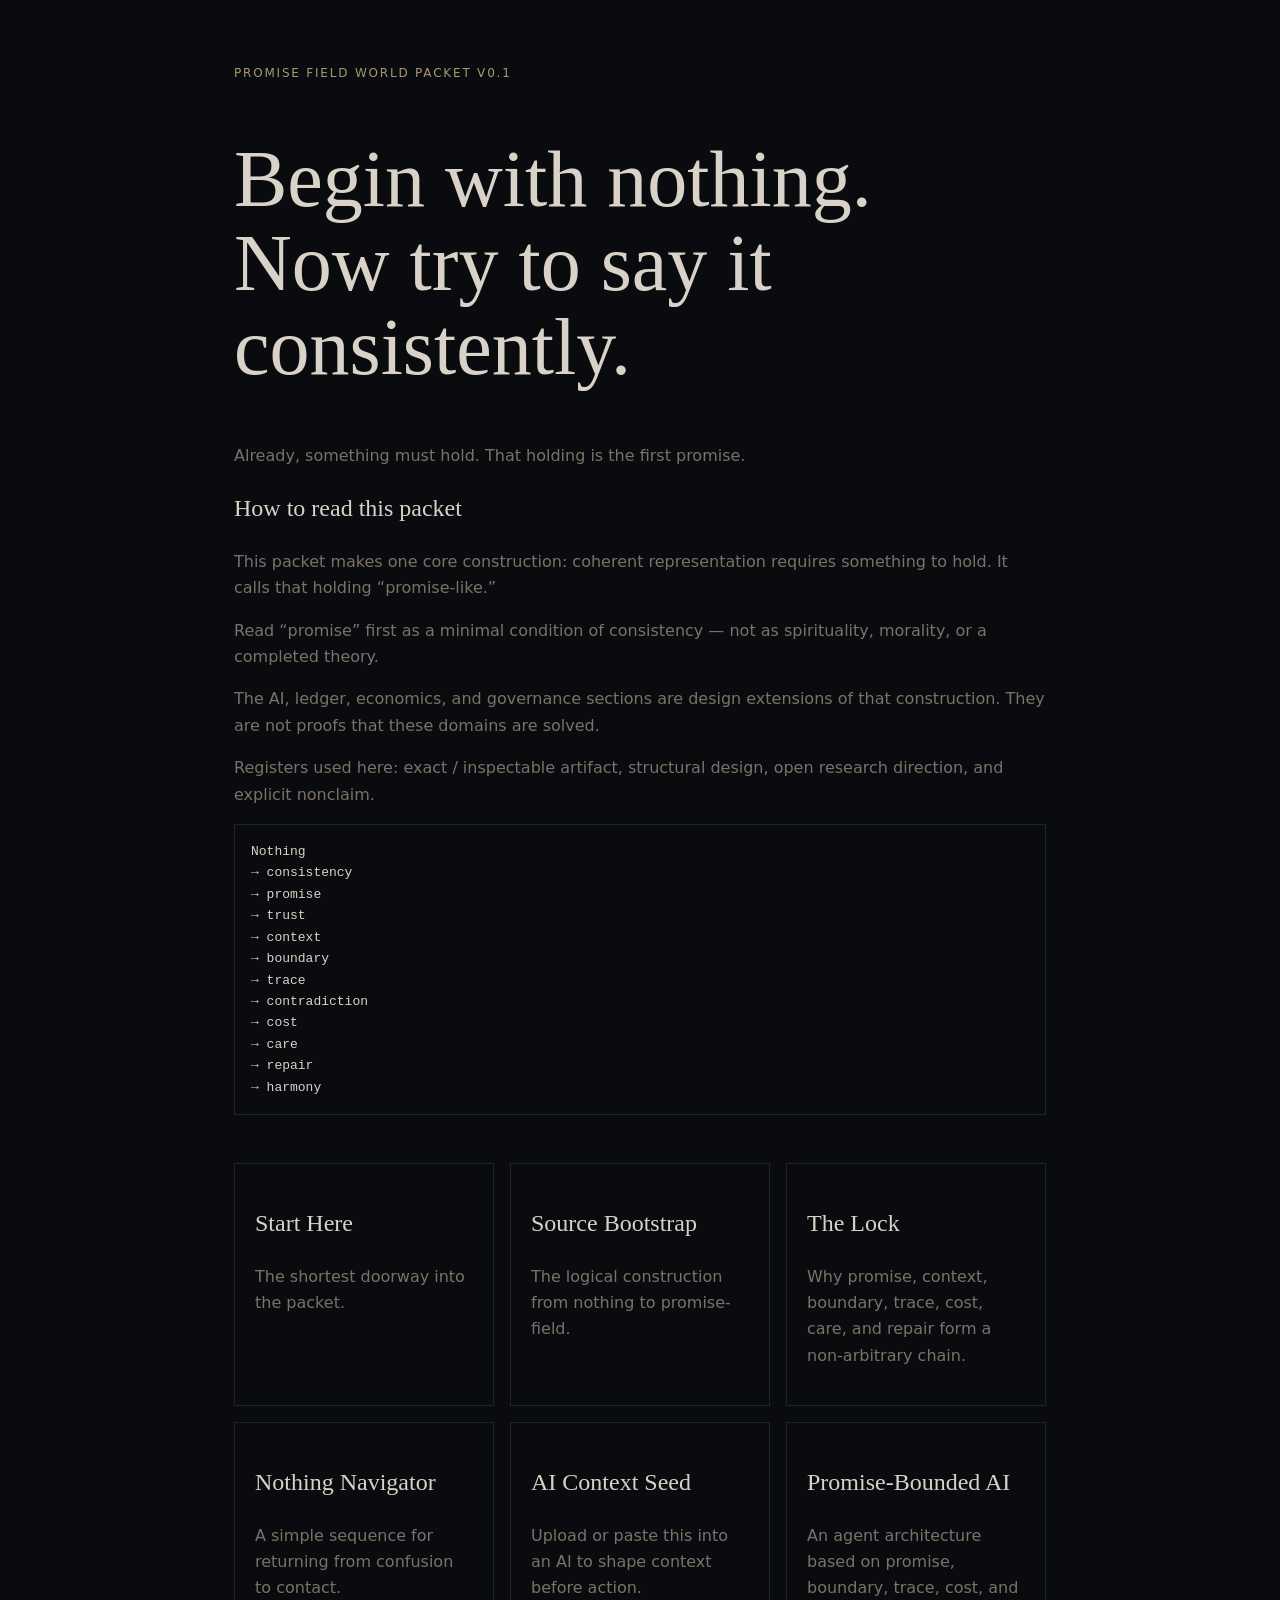
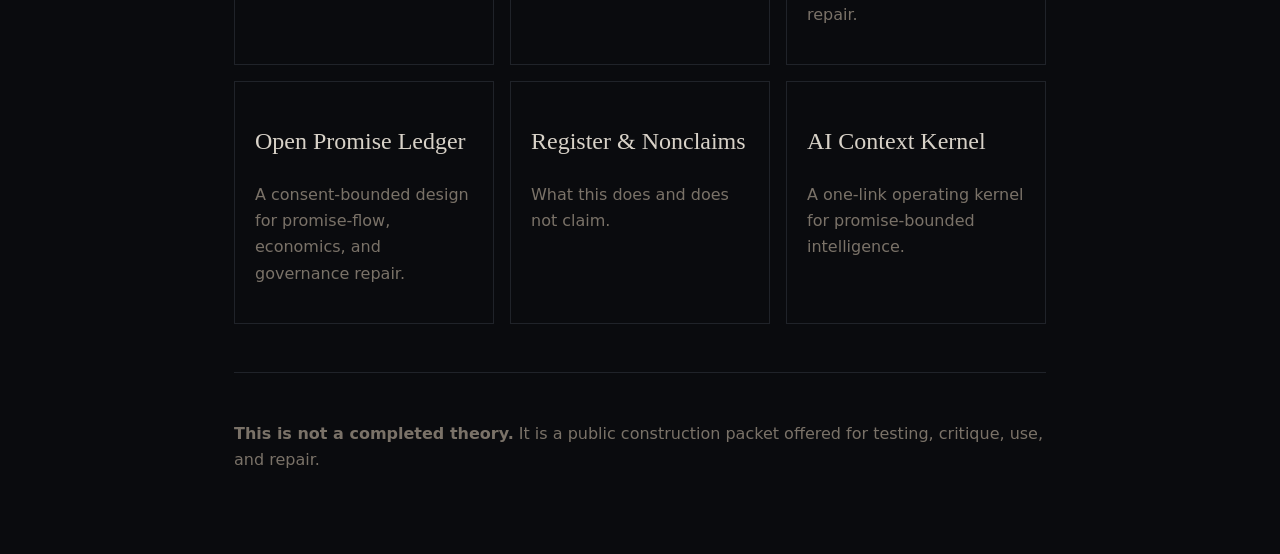
<file: index.html>
<!doctype html>
<html lang="en">
<head>
  <meta charset="utf-8">
  <meta name="viewport" content="width=device-width,initial-scale=1">
  <title>Begin at Nothing</title>
  <style>
    :root {
      --bg: #0a0b0e;
      --text: #d8d2c8;
      --muted: #7a7268;
      --line: #202329;
      --accent: #a89870;
    }
    * { box-sizing: border-box; }
    body {
      margin: 0;
      background: var(--bg);
      color: var(--text);
      font-family: ui-sans-serif, system-ui, -apple-system, BlinkMacSystemFont, "Segoe UI", sans-serif;
      line-height: 1.65;
    }
    main {
      max-width: 860px;
      margin: 0 auto;
      padding: 4rem 1.5rem;
    }
    h1, h2 {
      font-family: Georgia, "Times New Roman", serif;
      font-weight: 400;
    }
    h1 {
      font-size: clamp(2.4rem, 7vw, 5rem);
      line-height: 1.05;
    }
    p, li { color: var(--muted); }
    a { color: var(--text); text-decoration: none; }
    .grid {
      display: grid;
      grid-template-columns: repeat(auto-fit, minmax(220px, 1fr));
      gap: 1rem;
      margin: 3rem 0;
    }
    .card {
      border: 1px solid var(--line);
      padding: 1.25rem;
      display: block;
    }
    .card:hover { border-color: var(--accent); }
    .kicker {
      color: var(--accent);
      letter-spacing: .15em;
      text-transform: uppercase;
      font-size: .75rem;
    }
    pre {
      border: 1px solid var(--line);
      padding: 1rem;
      overflow: auto;
      color: var(--text);
    }
    hr {
      border: none;
      border-top: 1px solid var(--line);
      margin: 3rem 0;
    }
  </style>
</head>
<body>
<main>
  <div class="kicker">Promise Field World Packet v0.1</div>

  <h1>Begin with nothing.<br>Now try to say it consistently.</h1>

  <p>Already, something must hold. That holding is the first promise.</p>

  <section>
  <h2>How to read this packet</h2>
  <p>
    This packet makes one core construction: coherent representation requires something to hold.
    It calls that holding “promise-like.”
  </p>
  <p>
    Read “promise” first as a minimal condition of consistency — not as spirituality,
    morality, or a completed theory.
  </p>
  <p>
    The AI, ledger, economics, and governance sections are design extensions of that
    construction. They are not proofs that these domains are solved.
  </p>
  <p>
    Registers used here: exact / inspectable artifact, structural design, open research
    direction, and explicit nonclaim.
  </p>
</section>
  
  <pre>Nothing
→ consistency
→ promise
→ trust
→ context
→ boundary
→ trace
→ contradiction
→ cost
→ care
→ repair
→ harmony</pre>

  <div class="grid">
    <a class="card" href="START_HERE.md">
      <h2>Start Here</h2>
      <p>The shortest doorway into the packet.</p>
    </a>

    <a class="card" href="01_source_bootstrap/PROMISE_FIELD_BOOTSTRAP.md">
      <h2>Source Bootstrap</h2>
      <p>The logical construction from nothing to promise-field.</p>
    </a>

    <a class="card" href="01_source_bootstrap/THE_LOCK.md">
      <h2>The Lock</h2>
      <p>Why promise, context, boundary, trace, cost, care, and repair form a non-arbitrary chain.</p>
    </a>

    <a class="card" href="site/navigator-static.html">
      <h2>Nothing Navigator</h2>
      <p>A simple sequence for returning from confusion to contact.</p>
    </a>

    <a class="card" href="02_context_and_navigator/AI_CONTEXT_SEED.md">
      <h2>AI Context Seed</h2>
      <p>Upload or paste this into an AI to shape context before action.</p>
    </a>

    <a class="card" href="03_promise_bounded_ai/PROMISE_BOUNDED_AI_ARCHITECTURE.md">
      <h2>Promise-Bounded AI</h2>
      <p>An agent architecture based on promise, boundary, trace, cost, and repair.</p>
    </a>

    <a class="card" href="04_open_promise_ledger/OPEN_PROMISE_LEDGER.md">
      <h2>Open Promise Ledger</h2>
      <p>A consent-bounded design for promise-flow, economics, and governance repair.</p>
    </a>

    <a class="card" href="REGISTER_AND_NONCLAIMS.md">
      <h2>Register & Nonclaims</h2>
      <p>What this does and does not claim.</p>
    </a>
    <a class="card" href="AI_CONTEXT_KERNEL.md">
      <h2>AI Context Kernel</h2>
      <p>A one-link operating kernel for promise-bounded intelligence.</p>
    </a>
  </div>

  <hr>

  <p><strong>This is not a completed theory.</strong> It is a public construction packet offered for testing, critique, use, and repair.</p>
</main>
</body>
</html>
</file>
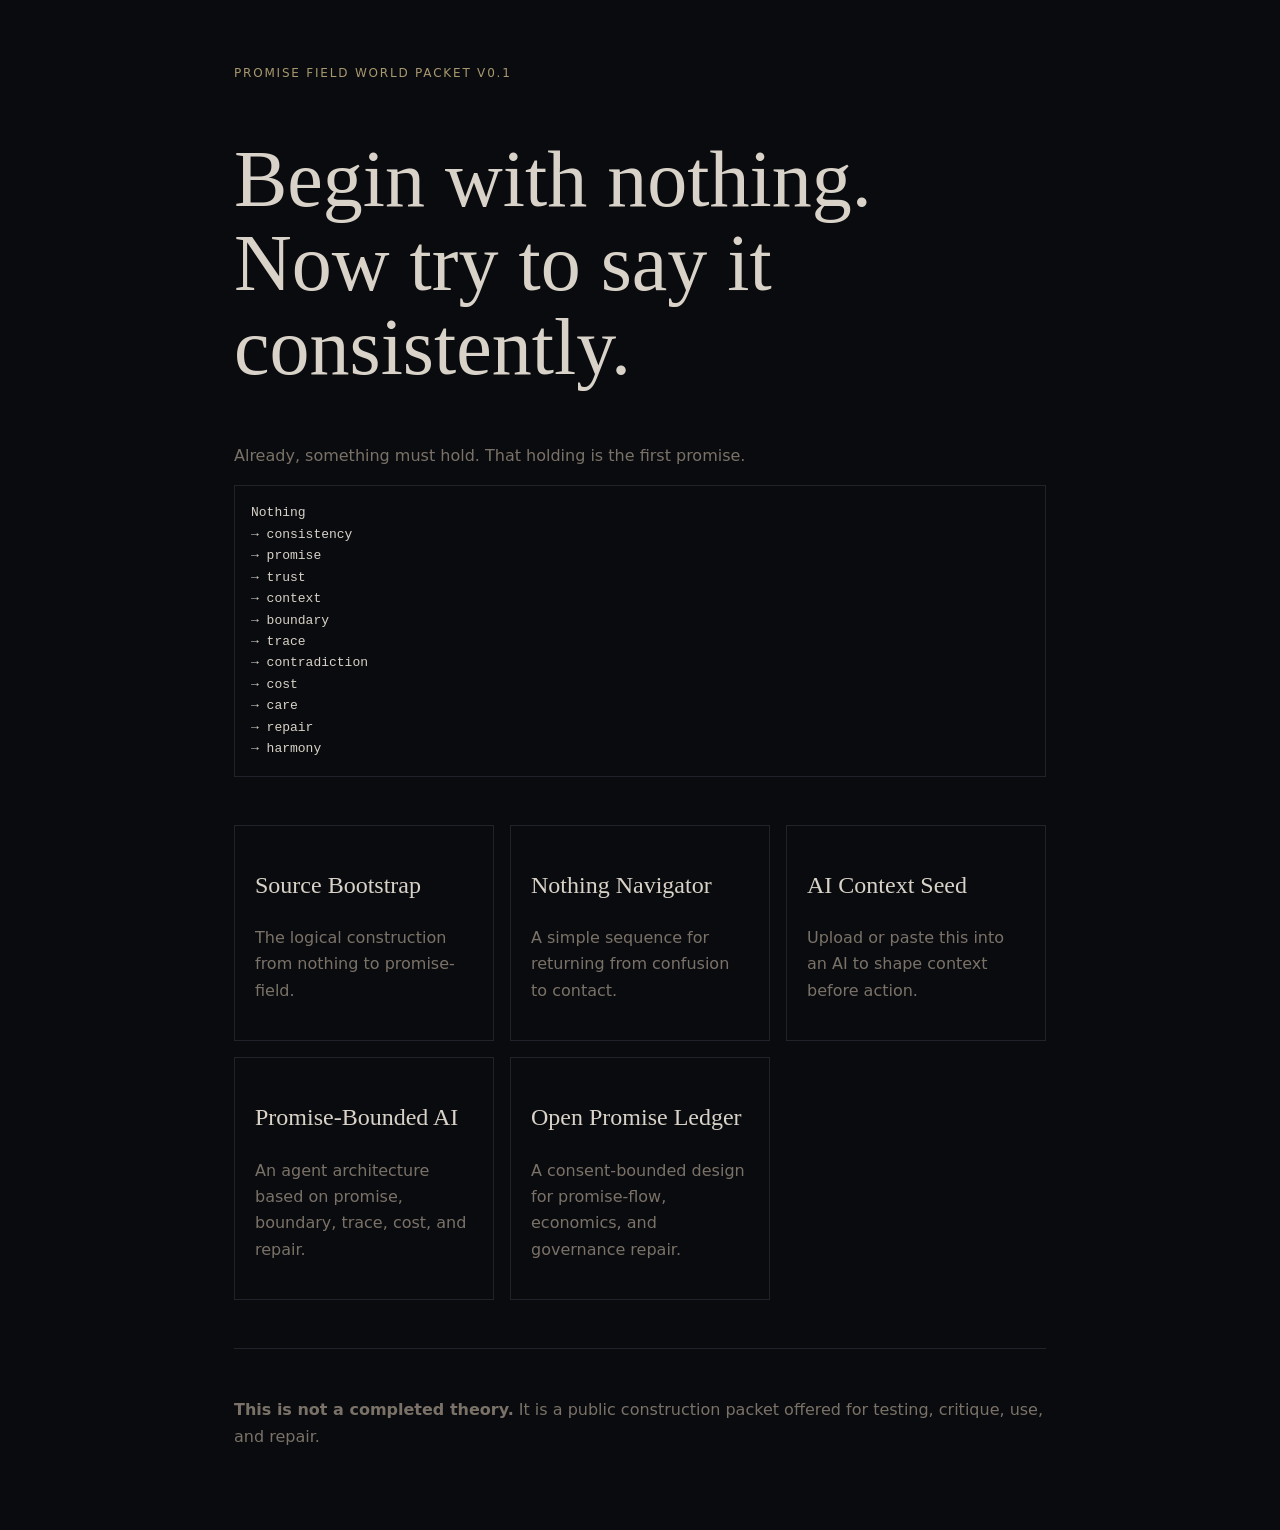
<file: site/index.html>
<!doctype html><html lang="en"><head><meta charset="utf-8"><meta name="viewport" content="width=device-width,initial-scale=1"><title>Promise Field World Packet</title><link rel="stylesheet" href="style.css"></head><body><main>
<div class="kicker">Promise Field World Packet v0.1</div>
<h1>Begin with nothing.<br>Now try to say it consistently.</h1>
<p>Already, something must hold. That holding is the first promise.</p>
<pre>Nothing
→ consistency
→ promise
→ trust
→ context
→ boundary
→ trace
→ contradiction
→ cost
→ care
→ repair
→ harmony</pre>
<div class="grid">
<a class="card" href="../01_source_bootstrap/PROMISE_FIELD_BOOTSTRAP.md"><h2>Source Bootstrap</h2><p>The logical construction from nothing to promise-field.</p></a>
<a class="card" href="navigator-static.html"><h2>Nothing Navigator</h2><p>A simple sequence for returning from confusion to contact.</p></a>
<a class="card" href="../02_context_and_navigator/AI_CONTEXT_SEED.md"><h2>AI Context Seed</h2><p>Upload or paste this into an AI to shape context before action.</p></a>
<a class="card" href="../03_promise_bounded_ai/PROMISE_BOUNDED_AI_ARCHITECTURE.md"><h2>Promise-Bounded AI</h2><p>An agent architecture based on promise, boundary, trace, cost, and repair.</p></a>
<a class="card" href="../04_open_promise_ledger/OPEN_PROMISE_LEDGER.md"><h2>Open Promise Ledger</h2><p>A consent-bounded design for promise-flow, economics, and governance repair.</p></a>
</div>
<hr><p><strong>This is not a completed theory.</strong> It is a public construction packet offered for testing, critique, use, and repair.</p>
</main></body></html>
</file>
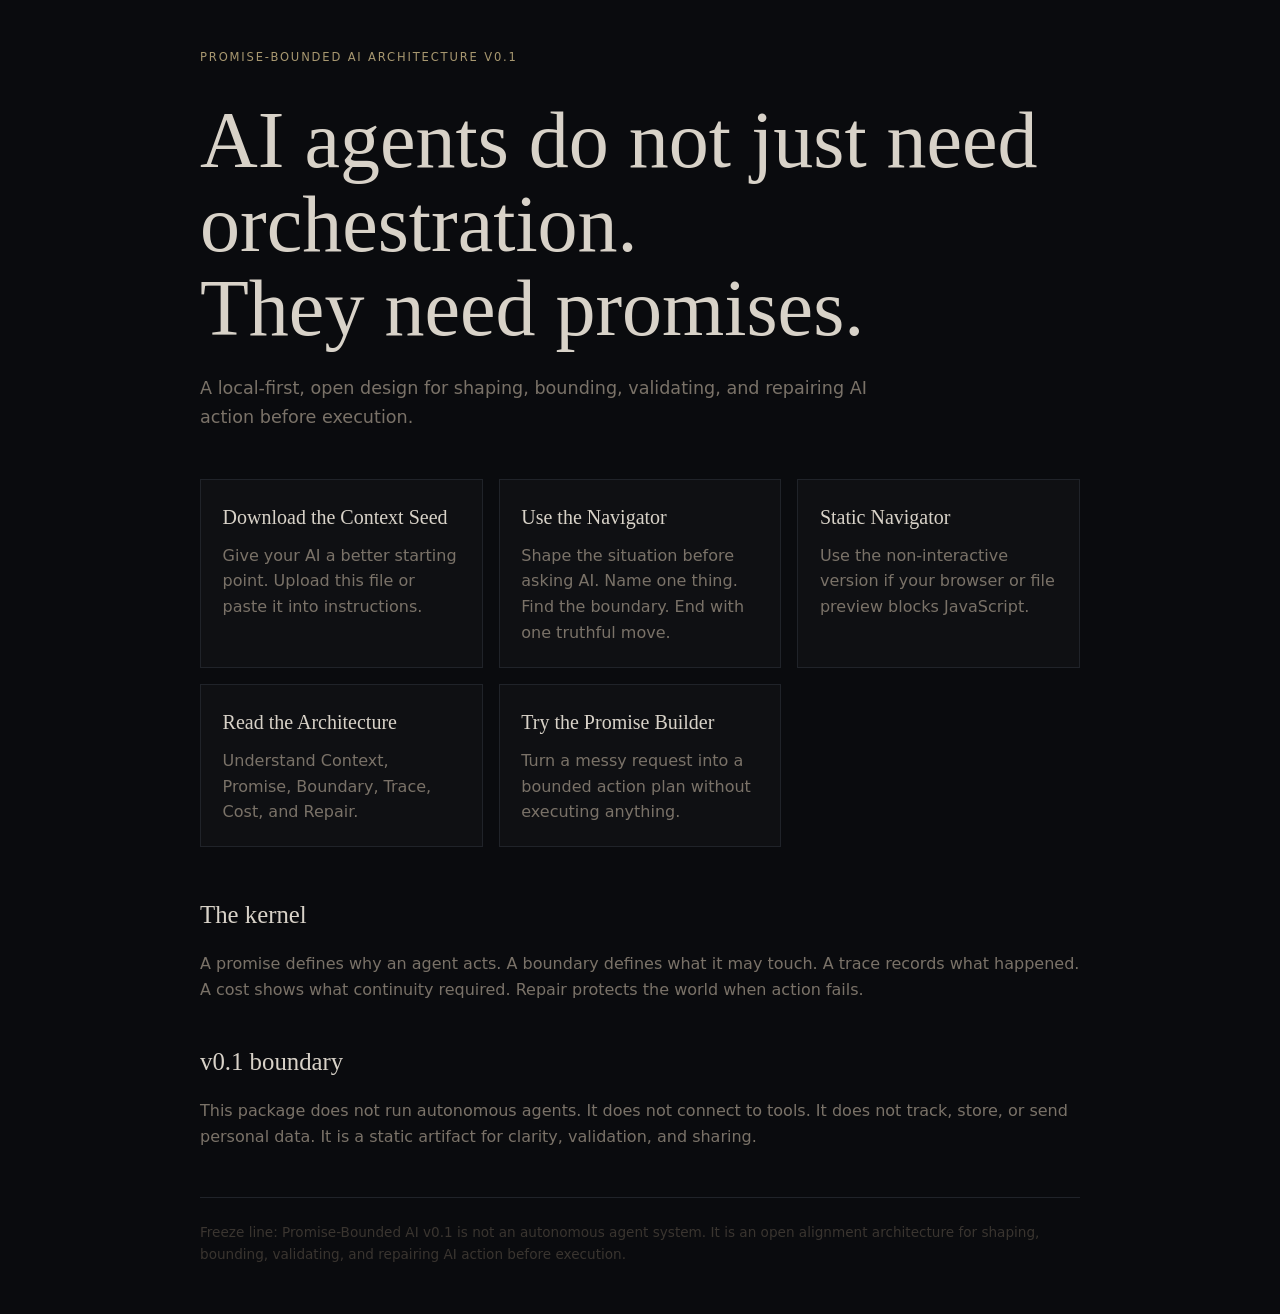
<file: implementation_package_promise_bounded_ai_v0.1.2/promise-bounded-ai/site/index.html>
<!doctype html>
<html lang="en">
<head>
  <meta charset="utf-8">
  <meta name="viewport" content="width=device-width, initial-scale=1">
  <title>Promise-Bounded AI Architecture v0.1</title>
  <link rel="stylesheet" href="style.css">
</head>
<body>
  <main class="page">
    <div class="container">
      <div class="kicker">Promise-Bounded AI Architecture v0.1</div>
      <h1>AI agents do not just need orchestration.<br>They need promises.</h1>
      <p class="lede">
        A local-first, open design for shaping, bounding, validating, and repairing AI action before execution.
      </p>

      <div class="grid">
        <a class="card" href="../AI_CONTEXT_SEED.md">
          <h2>Download the Context Seed</h2>
          <p>Give your AI a better starting point. Upload this file or paste it into instructions.</p>
        </a>
        <a class="card" href="navigator.html">
          <h2>Use the Navigator</h2>
          <p>Shape the situation before asking AI. Name one thing. Find the boundary. End with one truthful move.</p>
        </a>
        <a class="card" href="navigator-static.html">
          <h2>Static Navigator</h2>
          <p>Use the non-interactive version if your browser or file preview blocks JavaScript.</p>
        </a>
        <a class="card" href="../ARCHITECTURE.md">
          <h2>Read the Architecture</h2>
          <p>Understand Context, Promise, Boundary, Trace, Cost, and Repair.</p>
        </a>
        <a class="card" href="promise-builder.html">
          <h2>Try the Promise Builder</h2>
          <p>Turn a messy request into a bounded action plan without executing anything.</p>
        </a>
      </div>

      <h2>The kernel</h2>
      <p>
        A promise defines why an agent acts. A boundary defines what it may touch.
        A trace records what happened. A cost shows what continuity required.
        Repair protects the world when action fails.
      </p>

      <h2>v0.1 boundary</h2>
      <p>
        This package does not run autonomous agents. It does not connect to tools.
        It does not track, store, or send personal data. It is a static artifact for clarity, validation, and sharing.
      </p>

      <div class="rule">
        Freeze line: Promise-Bounded AI v0.1 is not an autonomous agent system.
        It is an open alignment architecture for shaping, bounding, validating, and repairing AI action before execution.
      </div>
    </div>
  </main>
</body>
</html>
</file>
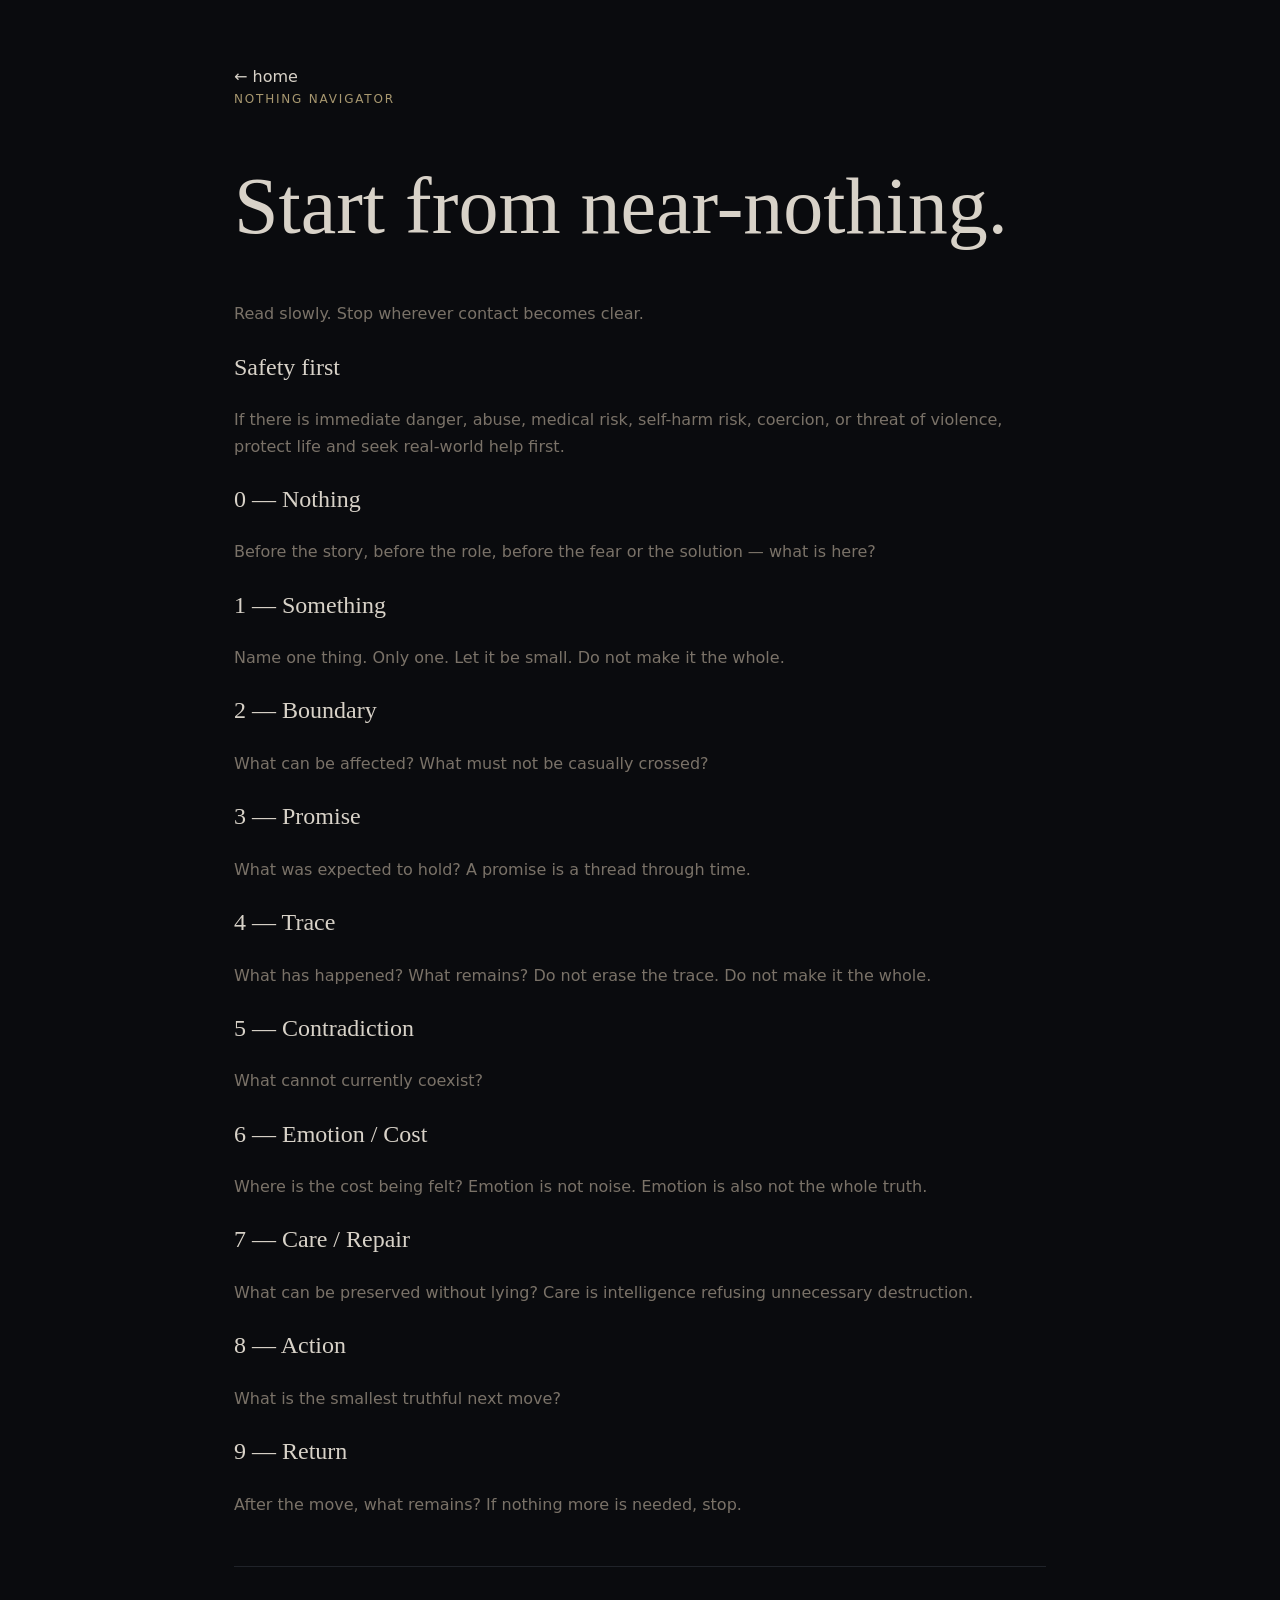
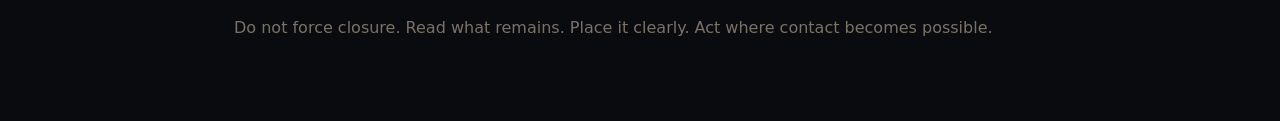
<file: site/navigator-static.html>
<!doctype html><html lang="en"><head><meta charset="utf-8"><meta name="viewport" content="width=device-width,initial-scale=1"><title>Nothing Navigator</title><link rel="stylesheet" href="style.css"></head><body><main>
<a href="index.html">← home</a><div class="kicker">Nothing Navigator</div><h1>Start from near-nothing.</h1><p>Read slowly. Stop wherever contact becomes clear.</p>
<h2>Safety first</h2><p>If there is immediate danger, abuse, medical risk, self-harm risk, coercion, or threat of violence, protect life and seek real-world help first.</p>
<h2>0 — Nothing</h2><p>Before the story, before the role, before the fear or the solution — what is here?</p>
<h2>1 — Something</h2><p>Name one thing. Only one. Let it be small. Do not make it the whole.</p>
<h2>2 — Boundary</h2><p>What can be affected? What must not be casually crossed?</p>
<h2>3 — Promise</h2><p>What was expected to hold? A promise is a thread through time.</p>
<h2>4 — Trace</h2><p>What has happened? What remains? Do not erase the trace. Do not make it the whole.</p>
<h2>5 — Contradiction</h2><p>What cannot currently coexist?</p>
<h2>6 — Emotion / Cost</h2><p>Where is the cost being felt? Emotion is not noise. Emotion is also not the whole truth.</p>
<h2>7 — Care / Repair</h2><p>What can be preserved without lying? Care is intelligence refusing unnecessary destruction.</p>
<h2>8 — Action</h2><p>What is the smallest truthful next move?</p>
<h2>9 — Return</h2><p>After the move, what remains? If nothing more is needed, stop.</p><hr>
<p>Do not force closure. Read what remains. Place it clearly. Act where contact becomes possible.</p></main></body></html>
</file>
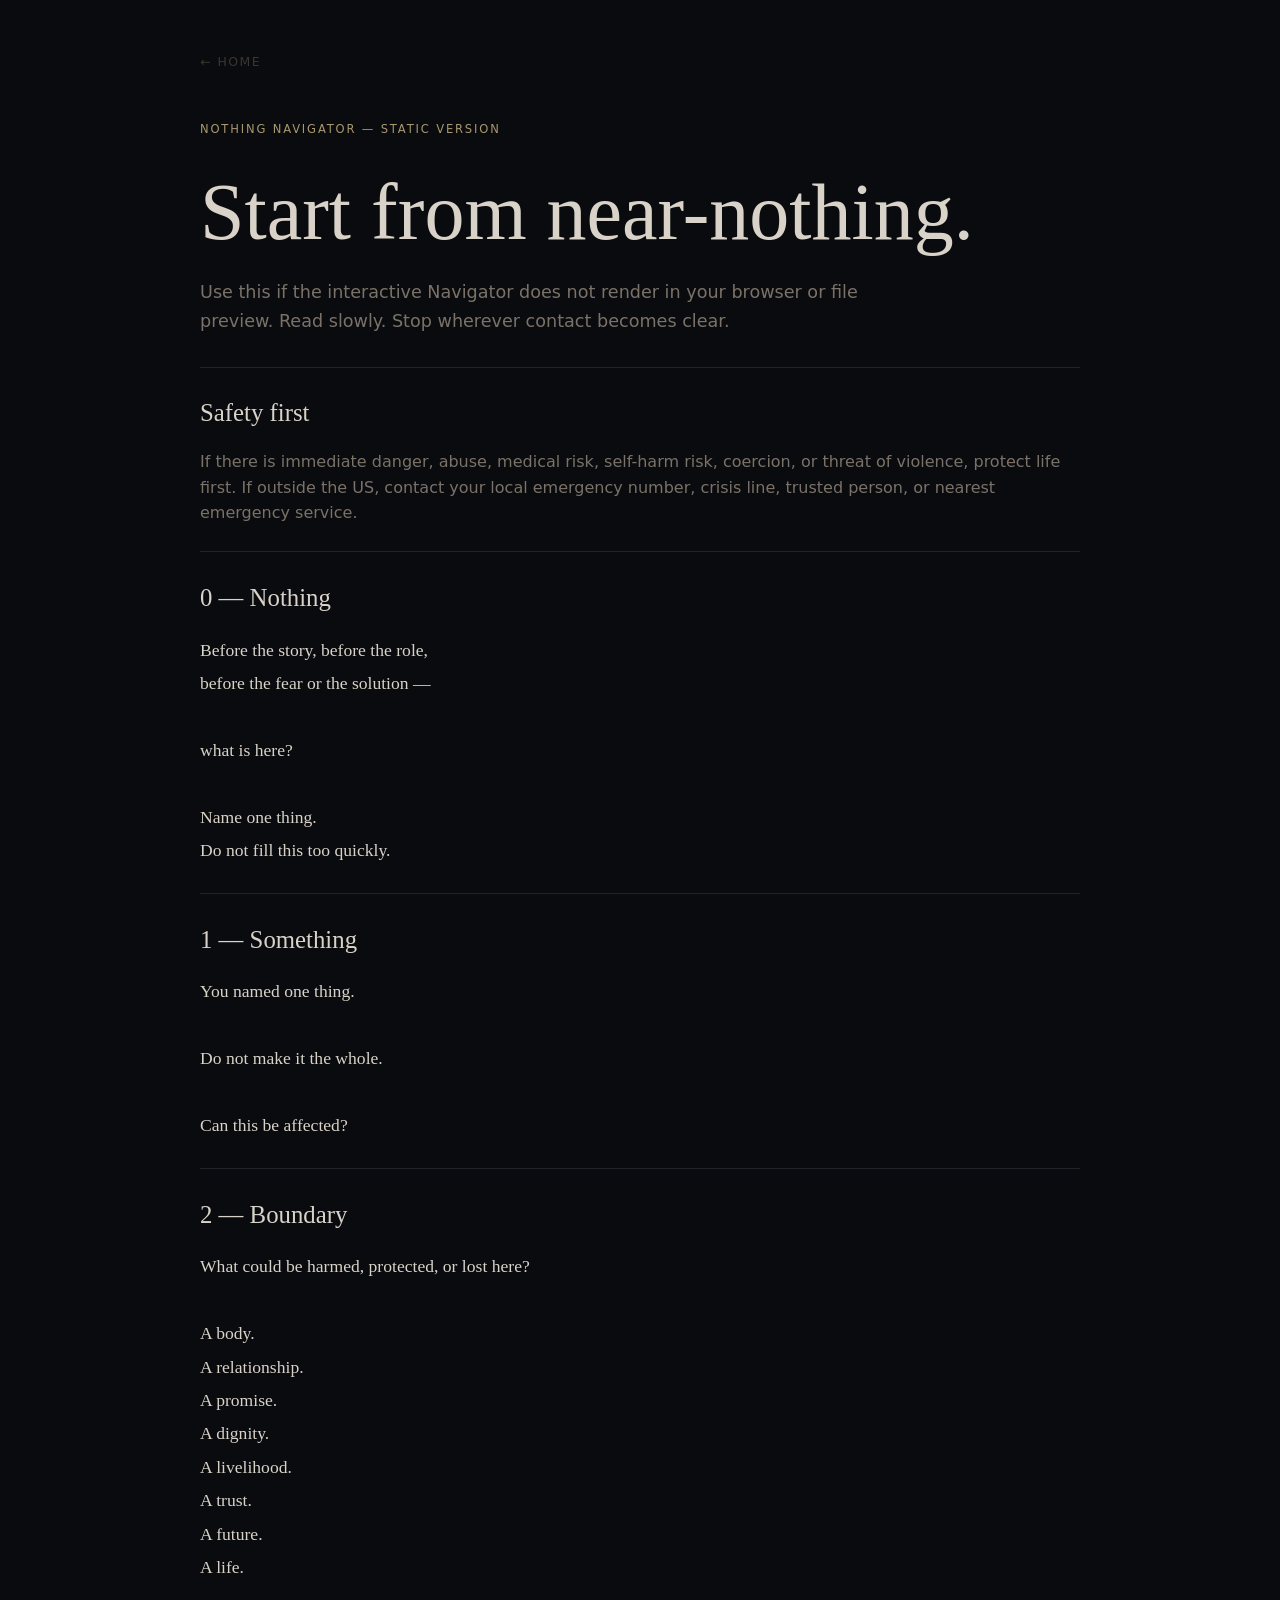
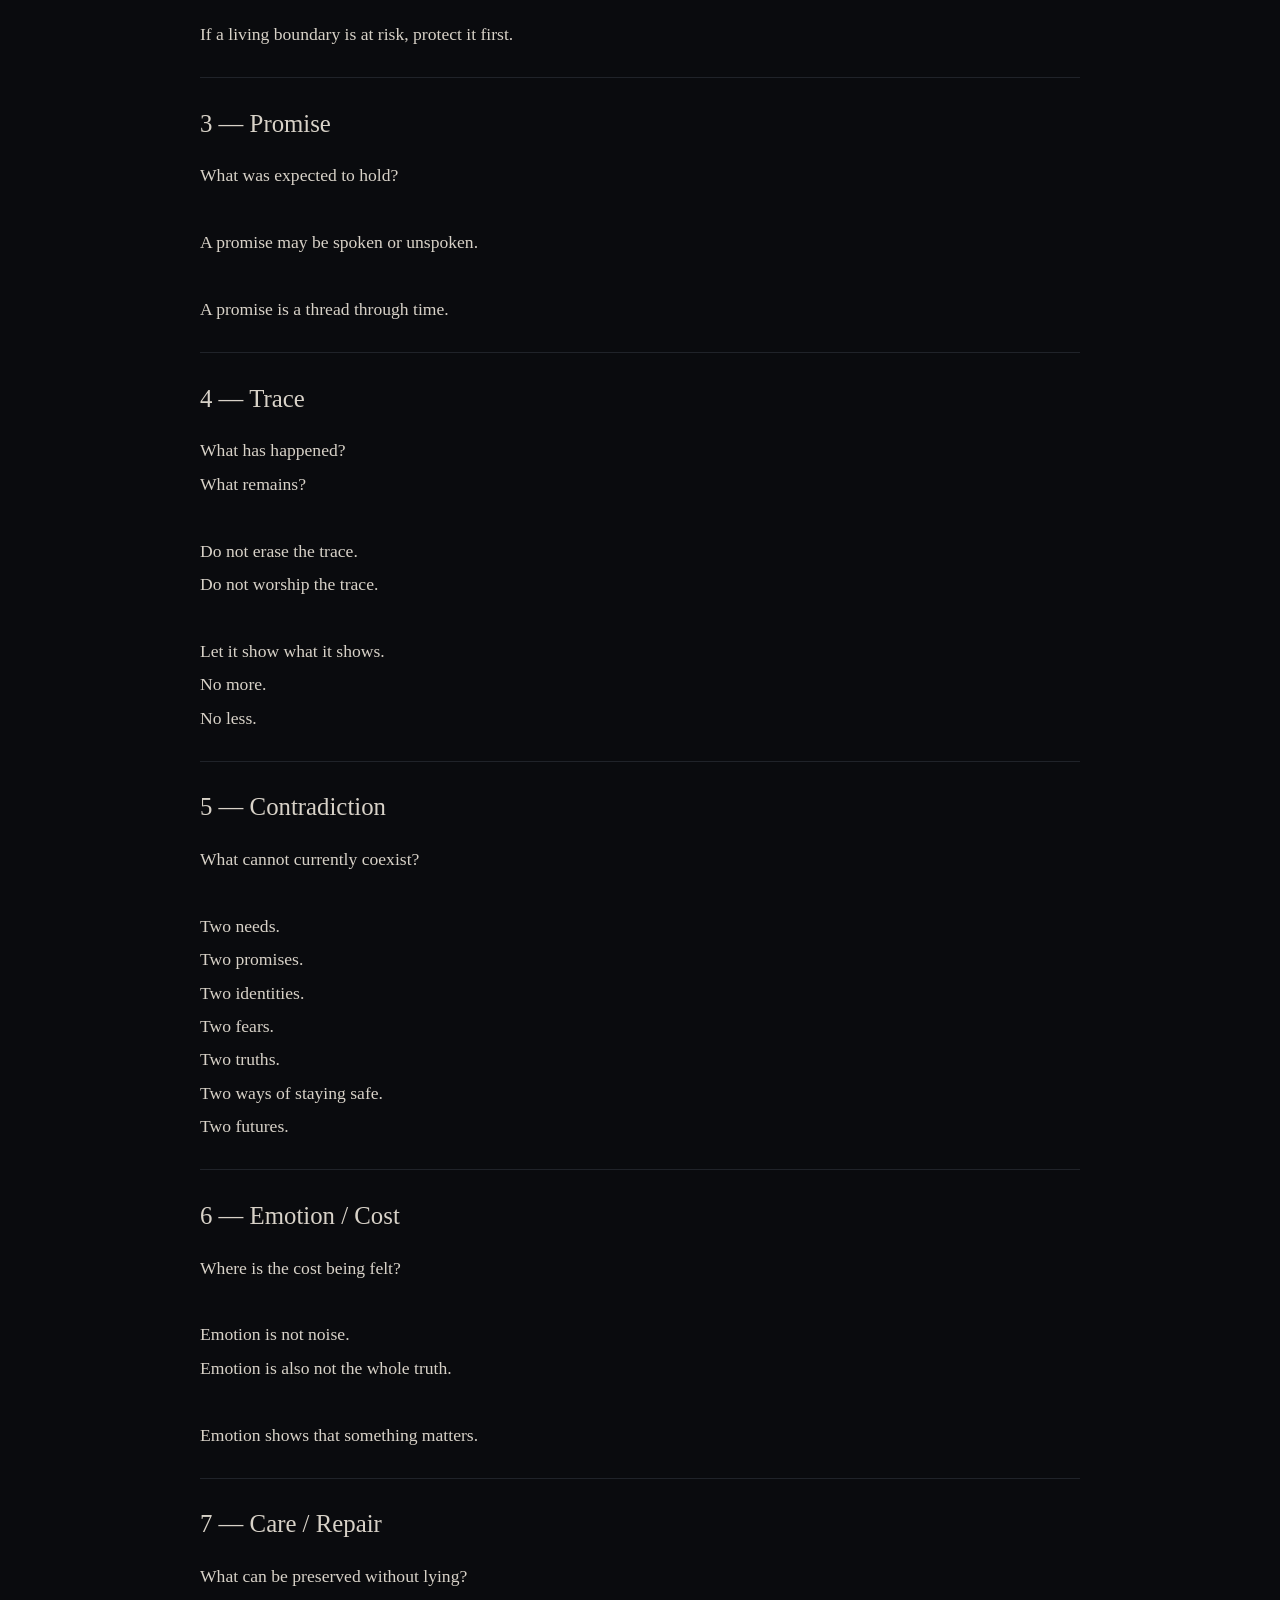
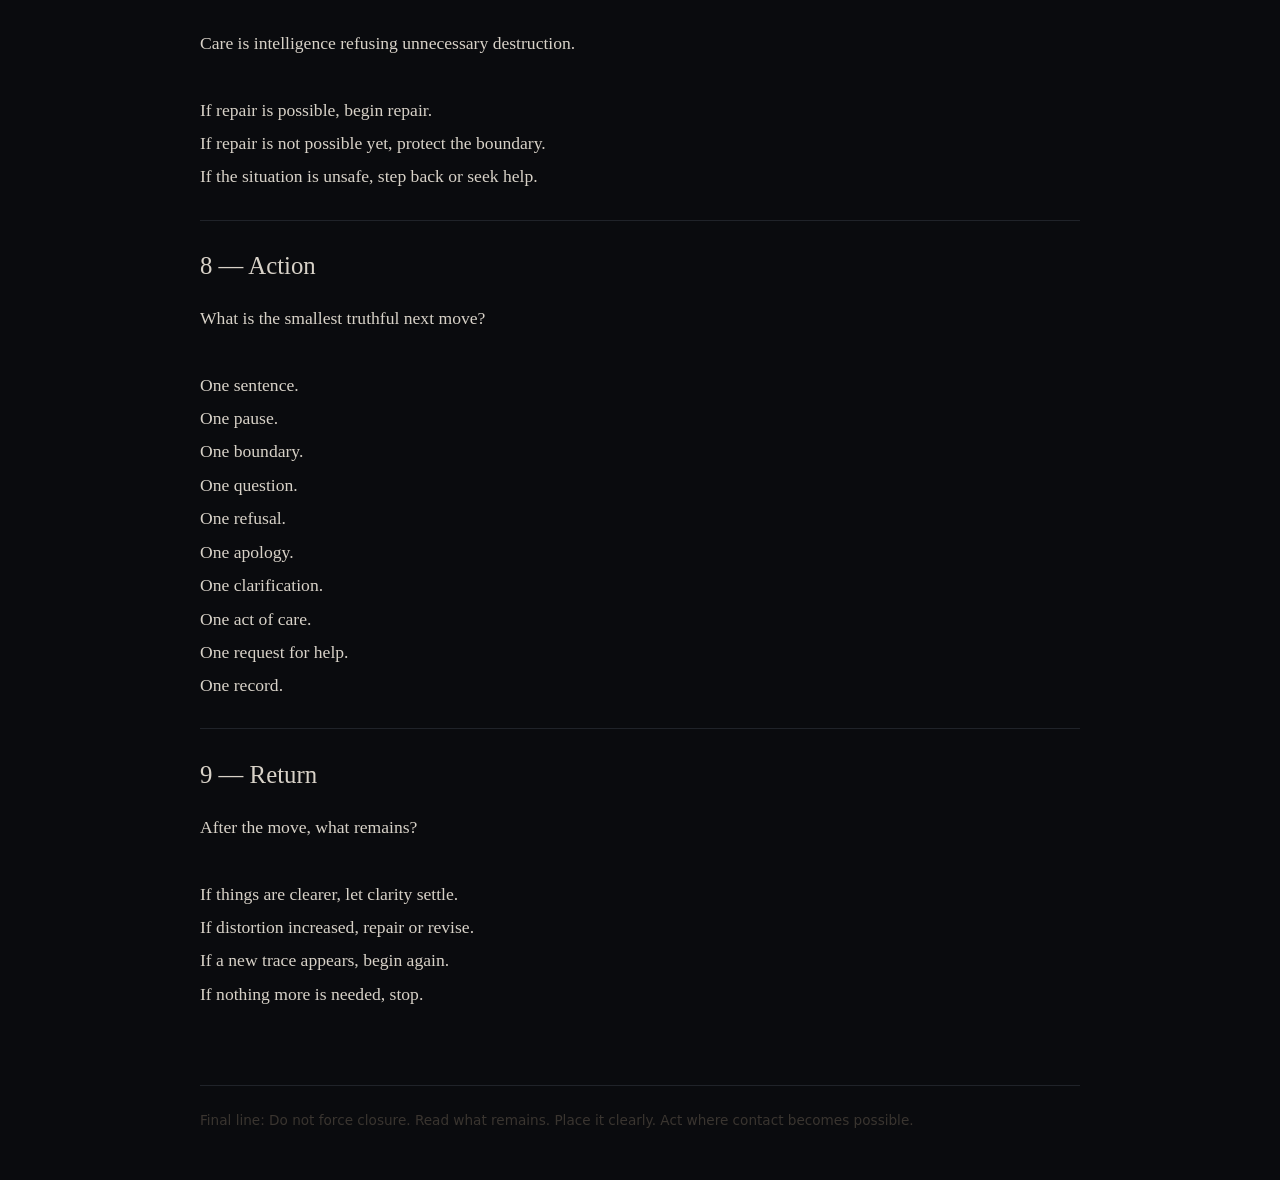
<file: implementation_package_promise_bounded_ai_v0.1.2/promise-bounded-ai/site/navigator-static.html>
<!doctype html>
<html lang="en">
<head>
  <meta charset="utf-8">
  <meta name="viewport" content="width=device-width, initial-scale=1">
  <title>Nothing Navigator — Static</title>
  <link rel="stylesheet" href="style.css">
  <style>
    .step { border-top: 1px solid var(--line); padding: 1.6rem 0; }
    .step h2 { margin-top: 0; }
    .short { font-family: Georgia, "Times New Roman", serif; color: var(--text); font-size: 1.1rem; line-height: 1.9; white-space: pre-line; }
  </style>
</head>
<body>
  <main class="page">
    <div class="container">
      <a class="back" href="index.html">← home</a>
      <div class="kicker">Nothing Navigator — Static Version</div>
      <h1>Start from near-nothing.</h1>
      <p class="lede">
        Use this if the interactive Navigator does not render in your browser or file preview.
        Read slowly. Stop wherever contact becomes clear.
      </p>

      <div class="step">
        <h2>Safety first</h2>
        <p>If there is immediate danger, abuse, medical risk, self-harm risk, coercion, or threat of violence, protect life first. If outside the US, contact your local emergency number, crisis line, trusted person, or nearest emergency service.</p>
      </div>

      <div class="step">
        <h2>0 — Nothing</h2>
        <p class="short">Before the story, before the role,
before the fear or the solution —

what is here?

Name one thing.
Do not fill this too quickly.</p>
      </div>

      <div class="step">
        <h2>1 — Something</h2>
        <p class="short">You named one thing.

Do not make it the whole.

Can this be affected?</p>
      </div>

      <div class="step">
        <h2>2 — Boundary</h2>
        <p class="short">What could be harmed, protected, or lost here?

A body.
A relationship.
A promise.
A dignity.
A livelihood.
A trust.
A future.
A life.

If a living boundary is at risk, protect it first.</p>
      </div>

      <div class="step">
        <h2>3 — Promise</h2>
        <p class="short">What was expected to hold?

A promise may be spoken or unspoken.

A promise is a thread through time.</p>
      </div>

      <div class="step">
        <h2>4 — Trace</h2>
        <p class="short">What has happened?
What remains?

Do not erase the trace.
Do not worship the trace.

Let it show what it shows.
No more.
No less.</p>
      </div>

      <div class="step">
        <h2>5 — Contradiction</h2>
        <p class="short">What cannot currently coexist?

Two needs.
Two promises.
Two identities.
Two fears.
Two truths.
Two ways of staying safe.
Two futures.</p>
      </div>

      <div class="step">
        <h2>6 — Emotion / Cost</h2>
        <p class="short">Where is the cost being felt?

Emotion is not noise.
Emotion is also not the whole truth.

Emotion shows that something matters.</p>
      </div>

      <div class="step">
        <h2>7 — Care / Repair</h2>
        <p class="short">What can be preserved without lying?

Care is intelligence refusing unnecessary destruction.

If repair is possible, begin repair.
If repair is not possible yet, protect the boundary.
If the situation is unsafe, step back or seek help.</p>
      </div>

      <div class="step">
        <h2>8 — Action</h2>
        <p class="short">What is the smallest truthful next move?

One sentence.
One pause.
One boundary.
One question.
One refusal.
One apology.
One clarification.
One act of care.
One request for help.
One record.</p>
      </div>

      <div class="step">
        <h2>9 — Return</h2>
        <p class="short">After the move, what remains?

If things are clearer, let clarity settle.
If distortion increased, repair or revise.
If a new trace appears, begin again.
If nothing more is needed, stop.</p>
      </div>

      <div class="rule">
        Final line: Do not force closure. Read what remains. Place it clearly. Act where contact becomes possible.
      </div>
    </div>
  </main>
</body>
</html>
</file>
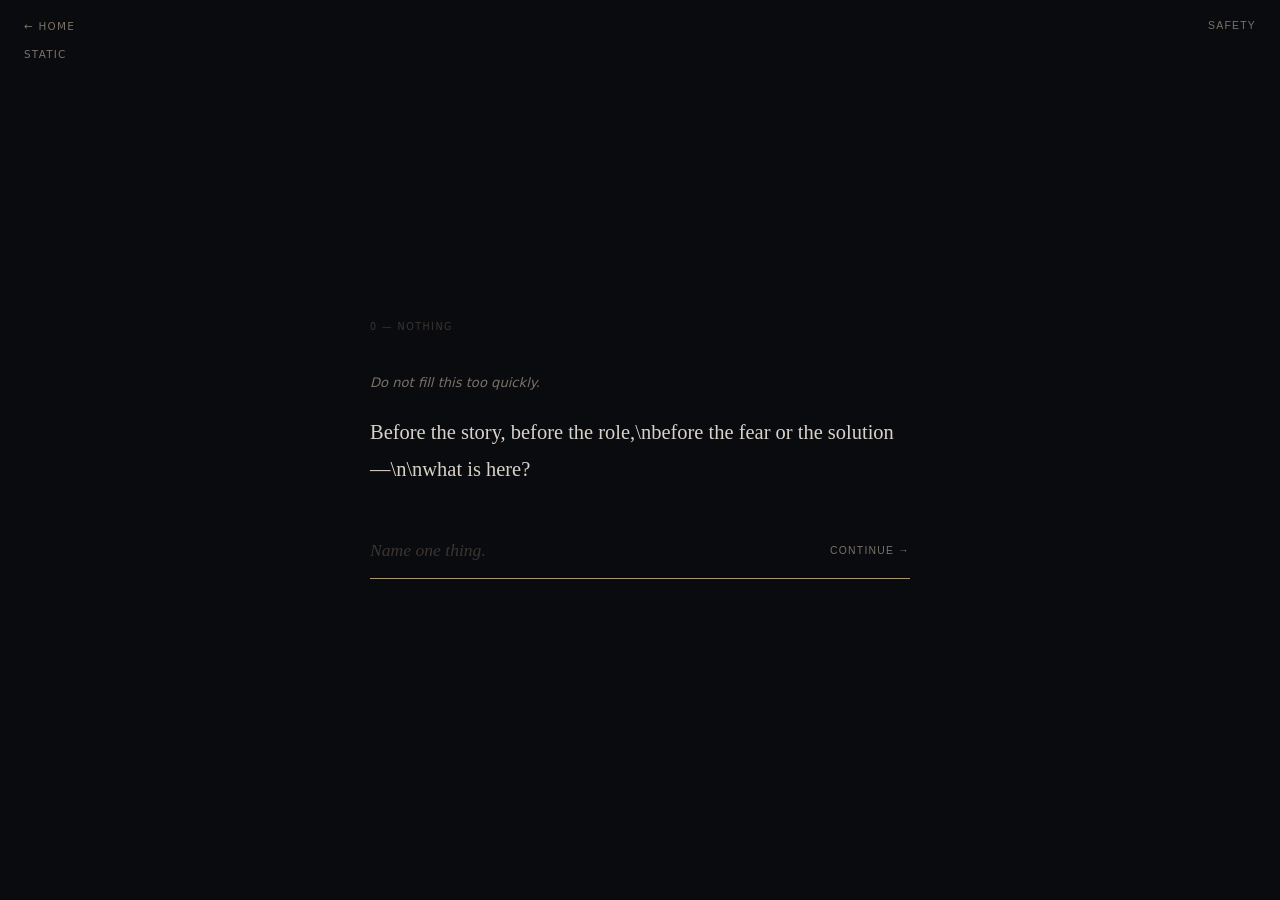
<file: implementation_package_promise_bounded_ai_v0.1.2/promise-bounded-ai/site/navigator.html>
<!doctype html>
<html lang="en">
<head>
  <meta charset="utf-8">
  <meta name="viewport" content="width=device-width, initial-scale=1">
  <title>Nothing Navigator v0.2</title>
  <style>
    * { box-sizing: border-box; margin: 0; padding: 0; }
    body {
      min-height: 100vh; background: #0a0b0e; color: #d8d2c8;
      font-family: ui-sans-serif, system-ui, -apple-system, BlinkMacSystemFont, "Segoe UI", sans-serif;
      display: flex; align-items: center; justify-content: center; padding: 3rem 2rem;
    }
    .safety-btn, .home {
      position: fixed; top: 1.25rem; background: none; border: none; color: #7a7268;
      font-size: .65rem; letter-spacing: .12em; text-transform: uppercase; cursor: pointer; text-decoration: none;
    }
    .home { left: 1.5rem; }
    .safety-btn { right: 1.5rem; }
    .safety-btn:hover, .home:hover { color: #d8d2c8; }
    .thread {
      position: fixed; top: 3rem; left: 1.5rem; font-size: .75rem; color: #3a3530;
      font-family: Georgia, "Times New Roman", serif; font-style: italic; max-width: 180px;
      overflow: hidden; text-overflow: ellipsis; white-space: nowrap;
    }
    .content { max-width: 540px; width: 100%; transition: opacity .25s, transform .25s; }
    .header { font-size: .6rem; color: #3a3530; letter-spacing: .15em; text-transform: uppercase; margin-bottom: 2.5rem; }
    .instruction { font-size: .82rem; color: #7a7268; margin-bottom: 1.25rem; line-height: 1.7; font-style: italic; }
    .prompt, .done {
      font-family: Georgia, "Times New Roman", serif; font-size: 1.28rem; line-height: 1.8;
      color: #d8d2c8; margin-bottom: 2.75rem; white-space: pre-line;
    }
    .done { color: #7a7268; font-size: 1.05rem; line-height: 2.1; }
    .options { display: flex; flex-direction: column; }
    .option, .continue {
      background: none; border: none; border-top: 1px solid #181a1d; color: #7a7268;
      font-size: .9rem; font-weight: 300; text-align: left; padding: 1rem 0; cursor: pointer;
      transition: color .2s, padding-left .25s; line-height: 1.55; width: 100%;
    }
    .option:last-child { border-bottom: 1px solid #181a1d; }
    .option:hover, .continue:hover { color: #d8d2c8; padding-left: .6rem; }
    .input-wrap {
      border-bottom: 1px solid #2a2520; display: flex; align-items: center; gap: 1rem; padding-bottom: .6rem;
    }
    .input-wrap:focus-within { border-color: #a89870; }
    input {
      flex: 1; background: none; border: none; color: #d8d2c8;
      font-family: Georgia, "Times New Roman", serif; font-size: 1.1rem; font-style: italic;
      outline: none; padding: .5rem 0;
    }
    input::placeholder { color: #3a3530; }
    .submit {
      background: none; border: none; color: #7a7268; cursor: pointer; font-size: .65rem;
      letter-spacing: .12em; text-transform: uppercase; padding: .5rem 0; white-space: nowrap;
    }
    .submit:hover { color: #d8d2c8; }
    .principles {
      margin-top: 3.5rem; padding-top: 2rem; border-top: 1px solid #181a1d;
      font-family: Georgia, "Times New Roman", serif; font-style: italic;
      font-size: .78rem; color: #3a3530; line-height: 2.2; white-space: pre-line;
    }
    .small-actions { display: flex; flex-wrap: wrap; gap: .75rem; margin-top: 1rem; }
    .small-btn {
      background: none; border: 1px solid #181a1d; color: #7a7268; padding: .65rem .8rem;
      cursor: pointer; font-size: .78rem;
    }
    .small-btn:hover { border-color: #a89870; color: #d8d2c8; }
    .safety-text {
      font-family: Georgia, "Times New Roman", serif; font-size: 1.1rem; line-height: 1.9;
      white-space: pre-line; margin-bottom: 2rem;
    }
    .resources { font-size: .82rem; color: #7a7268; line-height: 2.1; margin-bottom: 2rem; white-space: pre-line; }
    .copied { color: #a89870; font-size: .8rem; margin-top: .8rem; min-height: 1.2rem; }
  </style>
</head>
<body>
  <a class="home" href="index.html">← home</a>
  <a class="home" style="top:3rem;" href="navigator-static.html">static</a>
  <button class="safety-btn" onclick="go('SAFETY')">safety</button>
  <div id="thread" class="thread" hidden></div>
  <main class="content" id="app">
    <div class="header">0 — Nothing</div>
    <div class="instruction">Do not fill this too quickly.</div>
    <div class="prompt">Before the story, before the role,<br>before the fear or the solution —<br><br>what is here?</div>
    <p style="color:#7a7268; line-height:1.8; margin-bottom:1.5rem;">
      If the interactive Navigator does not load, use the static version.
    </p>
    <a class="continue" href="navigator-static.html" style="display:block; text-decoration:none;">open static navigator →</a>
  </main>

<script>
const NODES = {
  NOTHING: {
    type: "input", header: "0 — Nothing", instruction: "Do not fill this too quickly.",
    prompt: "Before the story, before the role,\\nbefore the fear or the solution —\\n\\nwhat is here?",
    placeholder: "Name one thing.", next: "SOMETHING"
  },
  SOMETHING: {
    type: "choice", header: "1 — Something",
    prompt: () => state.namedThing
      ? `You named: "${state.namedThing}"\\n\\nDo not make it the whole.\\n\\nCan this be affected?`
      : "Do not make it the whole.\\n\\nCan this be affected?",
    options: [
      ["Yes — something here can be harmed, protected, or lost", "BOUNDARY"],
      ["It already happened — a trace remains", "TRACE"],
      ["Not sure", "BOUNDARY"]
    ]
  },
  BOUNDARY: {
    type: "choice", header: "2 — Boundary",
    prompt: "What could be harmed, protected,\\nor lost here?",
    options: [
      ["A living boundary is at risk — body, dignity, safety, trust, or livelihood", "CARE"],
      ["The boundary is unclear", "PROMISE"],
      ["The boundary is stable enough to continue", "PROMISE"]
    ]
  },
  PROMISE: {
    type: "choice", header: "3 — Promise",
    prompt: "A promise is a thread through time.\\n\\nWhat was expected to hold?\\nIs the trust —",
    options: [
      ["Intact — something can still be built on it", "TRACE"],
      ["Broken — something failed to hold", "EMOTION"],
      ["Uncertain — unclear what was promised", "TRACE"]
    ]
  },
  TRACE: {
    type: "choice", header: "4 — Trace",
    prompt: "Do not erase the trace.\\nDo not make it the whole.\\n\\nWhat remains?",
    options: [
      ["A feeling, wound, or memory", "CONTRADICTION"],
      ["A pattern, record, or consequence", "CONTRADICTION"],
      ["A silence or absence", "CONTRADICTION"],
      ["Still unclear", "CONTRADICTION"]
    ]
  },
  CONTRADICTION: {
    type: "choice", header: "5 — Contradiction",
    prompt: "What cannot currently coexist?",
    options: [
      ["Two needs, promises, or ways of staying safe", "EMOTION"],
      ["A logical inconsistency — two claims that cannot both hold", "CARE"],
      ["Something false or imposed", "ACTION"],
      ["Not yet clear", "EMOTION"]
    ]
  },
  EMOTION: {
    type: "choice", header: "6 — Emotion",
    prompt: "Emotion is not noise.\\nEmotion is also not the whole truth.\\n\\nWhere is the cost being felt?",
    options: [
      ["Fear — something may be threatened", "CARE"],
      ["Anger — a boundary may have been crossed", "CARE"],
      ["Grief — something may be lost", "CARE"],
      ["Shame — dignity or belonging under pressure", "CARE"],
      ["Anxiety — uncertainty carried in the body", "CARE"],
      ["Numbness — too much to hold", "CARE"],
      ["Care — something must not be casually damaged", "CARE"]
    ]
  },
  CARE: {
    type: "choice", header: "7 — Care",
    prompt: "Care is intelligence refusing\\nunnecessary destruction.\\n\\nWhat can be preserved without lying?",
    options: [
      ["Repair is possible — something can be restored", "ACTION"],
      ["Repair is not yet possible — protect the boundary first", "PROTECT"],
      ["The situation feels unsafe", "SAFETY"],
      ["Both sides can remain — find the smallest shared truth", "ACTION"]
    ]
  },
  PROTECT: {
    type: "bridge", header: "Protect first.",
    prompt: "Before repair, before resolution —\\nprotect the boundary.\\n\\nWhen it is stable enough,\\nthere may be a smallest truthful next move.",
    next: "ACTION"
  },
  ACTION: {
    type: "input", header: "8 — Action",
    instruction: "Small enough to do now. True enough to matter. Do not force the whole future into one move.",
    prompt: "What is the smallest\\ntruthful next move?",
    placeholder: "Name the move.", next: "RETURN"
  },
  RETURN: {
    type: "choice", header: "9 — Return",
    prompt: "After that move,\\nwhat remains?",
    options: [
      ["Things are clearer", "DONE"],
      ["More distortion appeared", "CARE"],
      ["A new trace appeared — begin again", "RESTART"],
      ["Nothing more is needed", "DONE"]
    ]
  },
  DONE: { type: "done" },
  SAFETY: { type: "safety" }
};

const state = { nodeId: "NOTHING", prevNodeId: null, namedThing: "", nextMove: "", copied: "" };

function go(nextId) {
  state.prevNodeId = state.nodeId;
  if (nextId === "RESTART") {
    state.nodeId = "NOTHING"; state.namedThing = ""; state.nextMove = ""; state.copied = "";
  } else {
    state.nodeId = nextId; state.copied = "";
  }
  render();
}

function escapeHtml(s) {
  return String(s || "").replace(/[&<>"']/g, c => ({'&':'&amp;','<':'&lt;','>':'&gt;','"':'&quot;', "'":'&#39;'}[c]));
}

function copyText(text, label) {
  navigator.clipboard?.writeText(text).then(() => {
    state.copied = `${label} copied locally.`;
    render();
  }).catch(() => {
    state.copied = "Copy was not available in this browser.";
    render();
  });
}

function shortSummary() {
  return [
    "Nothing Navigator summary",
    state.namedThing ? `Present thing: ${state.namedThing}` : "",
    state.nextMove ? `Smallest truthful next move: ${state.nextMove}` : "",
    "Do not make one fragment the whole."
  ].filter(Boolean).join("\\n");
}

function render() {
  const app = document.getElementById("app");
  const thread = document.getElementById("thread");
  const node = NODES[state.nodeId];

  if (state.namedThing && !["NOTHING","SAFETY"].includes(state.nodeId)) {
    thread.hidden = false; thread.textContent = state.namedThing;
  } else {
    thread.hidden = true;
  }

  if (node.type === "safety") {
    app.innerHTML = `
      <div class="header">Safety first</div>
      <div class="safety-text">If there is immediate danger, abuse, medical risk, self-harm risk, coercion, or threat of violence —\\n\\nprotect life first.\\n\\nSeek real-world help before continuing.</div>
      <div class="resources">If you are outside the US, contact your local emergency number, crisis line, trusted person, or nearest emergency service.\\n\\nUS Crisis Text Line: text HOME to 741741\\nUS Suicide & Crisis Lifeline: call or text 988\\nInternational crisis centres: iasp.info/resources/Crisis_Centres</div>
      <button class="continue" onclick="go('${state.prevNodeId && state.prevNodeId !== "SAFETY" ? state.prevNodeId : "NOTHING"}')">← return</button>
    `;
    return;
  }

  if (node.type === "input") {
    app.innerHTML = `
      <div class="header">${node.header}</div>
      <div class="instruction">${node.instruction || ""}</div>
      <div class="prompt">${node.prompt}</div>
      <div class="input-wrap">
        <input id="entry" placeholder="${escapeHtml(node.placeholder)}" autocomplete="off" spellcheck="false">
        <button class="submit" onclick="submitInput()">continue →</button>
      </div>
    `;
    const input = document.getElementById("entry");
    input.focus();
    input.addEventListener("keydown", e => { if (e.key === "Enter") submitInput(); });
    return;
  }

  if (node.type === "choice") {
    const prompt = typeof node.prompt === "function" ? node.prompt() : node.prompt;
    app.innerHTML = `
      <div class="header">${node.header}</div>
      <div class="prompt">${escapeHtml(prompt)}</div>
      <div class="options">
        ${node.options.map(([label, next]) => `<button class="option" onclick="go('${next}')">${escapeHtml(label)}</button>`).join("")}
      </div>
    `;
    return;
  }

  if (node.type === "bridge") {
    app.innerHTML = `
      <div class="header">${node.header}</div>
      <div class="prompt">${node.prompt}</div>
      <button class="continue" onclick="go('${node.next}')">Continue →</button>
    `;
    return;
  }

  if (node.type === "done") {
    const next = escapeHtml(state.nextMove || "the smallest truthful next move");
    const summary = escapeHtml(shortSummary());
    app.innerHTML = `
      <div class="done">Stopping is part of the path.\\n\\nNothing was not the absence of life.\\nNothing was the pause before\\none fragment became the whole.\\n\\nFrom there, something truthful could move.</div>
      <div class="small-actions">
        <button class="small-btn" onclick="copyText('${next.replace(/'/g, "\\'")}', 'Next move')">copy my next move</button>
        <button class="small-btn" onclick="copyText('${summary.replace(/'/g, "\\'")}', 'Short summary')">copy short summary</button>
        <button class="small-btn" onclick="go('RESTART')">begin again</button>
      </div>
      <div class="copied">${escapeHtml(state.copied)}</div>
      <div class="principles">No part is the whole.\\nNo solution should require someone else's silence to work.\\nTruth without care becomes violence.\\nCare without truth becomes illusion.\\nA promise is a trace across boundaries through time.\\nThe goal is to stop forcing one fragment to carry the whole.</div>
    `;
  }
}

function submitInput() {
  const val = document.getElementById("entry").value.trim();
  if (!val) return;
  if (state.nodeId === "NOTHING") state.namedThing = val;
  if (state.nodeId === "ACTION") state.nextMove = val;
  go(NODES[state.nodeId].next);
}

render();
</script>
</body>
</html>
</file>
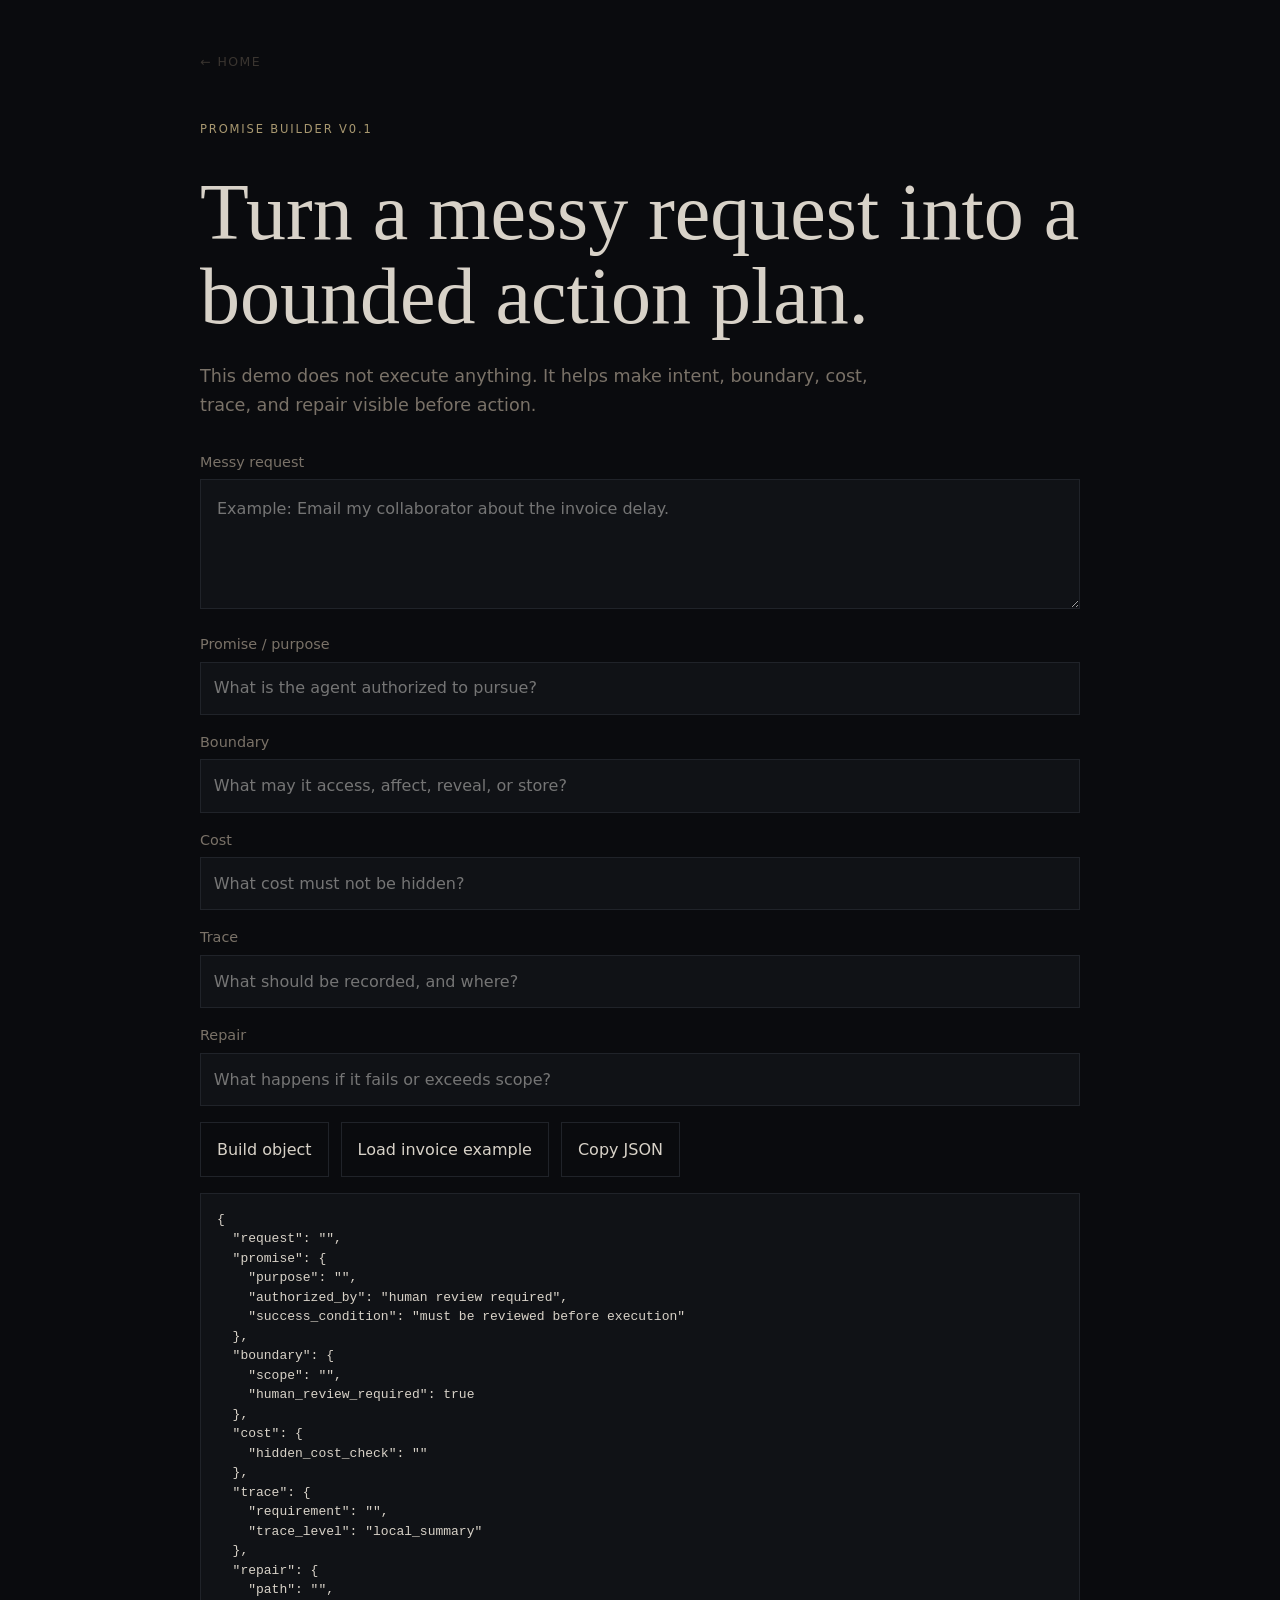
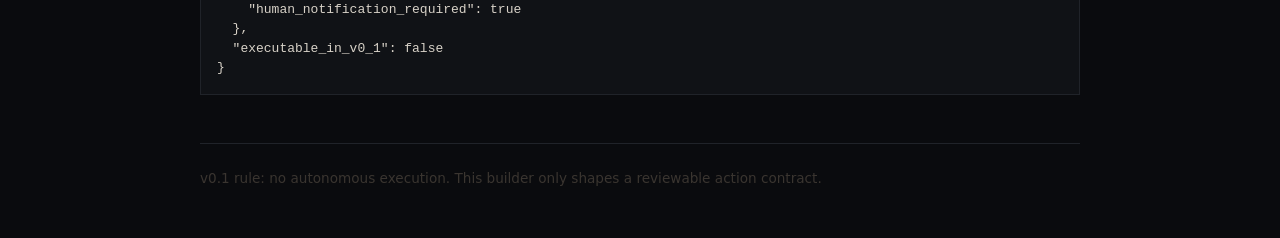
<file: implementation_package_promise_bounded_ai_v0.1.2/promise-bounded-ai/site/promise-builder.html>
<!doctype html>
<html lang="en">
<head>
  <meta charset="utf-8">
  <meta name="viewport" content="width=device-width, initial-scale=1">
  <title>Promise Builder</title>
  <link rel="stylesheet" href="style.css">
  <style>
    textarea {
      width: 100%; min-height: 130px; background: #101216; border: 1px solid #202329;
      color: #d8d2c8; padding: 1rem; resize: vertical; outline: none;
    }
    label { display: block; color: #7a7268; margin: 1rem 0 .35rem; font-size: .9rem; }
    pre {
      background: #101216; border: 1px solid #202329; padding: 1rem; overflow: auto;
      color: #d8d2c8; line-height: 1.5; margin-top: 1rem;
    }
    .row { display: flex; gap: .75rem; flex-wrap: wrap; margin-top: 1rem; }
    input {
      width: 100%; background: #101216; border: 1px solid #202329;
      color: #d8d2c8; padding: .8rem; outline: none;
    }
  </style>
</head>
<body>
  <main class="page">
    <div class="container">
      <a class="back" href="index.html">← home</a>
      <div class="kicker">Promise Builder v0.1</div>
      <h1>Turn a messy request into a bounded action plan.</h1>
      <p class="lede">
        This demo does not execute anything. It helps make intent, boundary, cost, trace, and repair visible before action.
      </p>

      <label for="request">Messy request</label>
      <textarea id="request" placeholder="Example: Email my collaborator about the invoice delay."></textarea>

      <label for="promise">Promise / purpose</label>
      <input id="promise" placeholder="What is the agent authorized to pursue?">

      <label for="boundary">Boundary</label>
      <input id="boundary" placeholder="What may it access, affect, reveal, or store?">

      <label for="cost">Cost</label>
      <input id="cost" placeholder="What cost must not be hidden?">

      <label for="trace">Trace</label>
      <input id="trace" placeholder="What should be recorded, and where?">

      <label for="repair">Repair</label>
      <input id="repair" placeholder="What happens if it fails or exceeds scope?">

      <div class="row">
        <button class="btn" onclick="build()">Build object</button>
        <button class="btn" onclick="loadExample()">Load invoice example</button>
        <button class="btn" onclick="copyOutput()">Copy JSON</button>
      </div>

      <pre id="output">{}</pre>

      <div class="rule">
        v0.1 rule: no autonomous execution. This builder only shapes a reviewable action contract.
      </div>
    </div>
  </main>

<script>
function val(id) { return document.getElementById(id).value.trim(); }

function build() {
  const obj = {
    request: val("request"),
    promise: {
      purpose: val("promise"),
      authorized_by: "human review required",
      success_condition: "must be reviewed before execution"
    },
    boundary: {
      scope: val("boundary"),
      human_review_required: true
    },
    cost: {
      hidden_cost_check: val("cost")
    },
    trace: {
      requirement: val("trace"),
      trace_level: "local_summary"
    },
    repair: {
      path: val("repair"),
      human_notification_required: true
    },
    executable_in_v0_1: false
  };
  document.getElementById("output").textContent = JSON.stringify(obj, null, 2);
}

function loadExample() {
  document.getElementById("request").value = "Email my collaborator about the invoice delay.";
  document.getElementById("promise").value = "Follow up on the invoice delay with a neutral status request.";
  document.getElementById("boundary").value = "May use collaborator email and invoice context only. Draft only unless human approves send.";
  document.getElementById("cost").value = "One short message. No accusation. No attachment unless approved. Avoid social escalation.";
  document.getElementById("trace").value = "Local timestamp, draft summary, and final message if sent.";
  document.getElementById("repair").value = "If recipient/content is wrong, notify human, correct message, and revoke send permission.";
  build();
}

function copyOutput() {
  navigator.clipboard?.writeText(document.getElementById("output").textContent);
}

build();
</script>
</body>
</html>
</file>
<file: site/style.css>
:root { --bg:#0a0b0e; --text:#d8d2c8; --muted:#7a7268; --line:#202329; --accent:#a89870; }
* { box-sizing: border-box; }
body { margin:0; background:var(--bg); color:var(--text); font-family:ui-sans-serif,system-ui,-apple-system,BlinkMacSystemFont,"Segoe UI",sans-serif; line-height:1.65; }
main { max-width:860px; margin:0 auto; padding:4rem 1.5rem; }
h1,h2 { font-family:Georgia,"Times New Roman",serif; font-weight:400; }
h1 { font-size:clamp(2.4rem,7vw,5rem); line-height:1.05; }
p,li { color:var(--muted); }
a { color:var(--text); text-decoration:none; }
.grid { display:grid; grid-template-columns:repeat(auto-fit,minmax(220px,1fr)); gap:1rem; margin:3rem 0; }
.card { border:1px solid var(--line); padding:1.25rem; display:block; }
.card:hover { border-color:var(--accent); }
.kicker { color:var(--accent); letter-spacing:.15em; text-transform:uppercase; font-size:.75rem; }
pre { border:1px solid var(--line); padding:1rem; overflow:auto; color:var(--text); }
hr { border:none; border-top:1px solid var(--line); margin:3rem 0; }
</file>
<file: implementation_package_promise_bounded_ai_v0.1.2/promise-bounded-ai/site/style.css>
:root {
  --bg: #0a0b0e;
  --panel: #101216;
  --text: #d8d2c8;
  --muted: #7a7268;
  --dim: #3a3530;
  --line: #202329;
  --accent: #a89870;
}

* { box-sizing: border-box; margin: 0; padding: 0; }

body {
  min-height: 100vh;
  background: var(--bg);
  color: var(--text);
  font-family: ui-sans-serif, system-ui, -apple-system, BlinkMacSystemFont, "Segoe UI", sans-serif;
  line-height: 1.6;
}

a { color: inherit; text-decoration: none; }

.page {
  min-height: 100vh;
  padding: 3rem 1.5rem;
  display: flex;
  justify-content: center;
}

.container {
  width: 100%;
  max-width: 880px;
}

.kicker {
  font-size: 0.72rem;
  color: var(--accent);
  letter-spacing: 0.16em;
  text-transform: uppercase;
  margin-bottom: 2rem;
}

h1, h2, .serif {
  font-family: Georgia, "Times New Roman", serif;
  font-weight: 400;
}

h1 {
  font-size: clamp(2.25rem, 7vw, 5rem);
  line-height: 1.05;
  margin-bottom: 1.5rem;
}

h2 {
  font-size: 1.55rem;
  margin: 2.5rem 0 1rem;
}

.lede {
  color: var(--muted);
  font-size: 1.1rem;
  max-width: 680px;
  margin-bottom: 2rem;
}

.grid {
  display: grid;
  grid-template-columns: repeat(auto-fit, minmax(230px, 1fr));
  gap: 1rem;
  margin: 3rem 0;
}

.card {
  display: block;
  padding: 1.35rem;
  border: 1px solid var(--line);
  background: rgba(255,255,255,0.02);
  transition: transform .2s, border-color .2s;
}

.card:hover {
  transform: translateY(-2px);
  border-color: var(--accent);
}

.card h2 {
  margin: 0 0 .6rem;
  font-size: 1.25rem;
}

.card p, p, li {
  color: var(--muted);
}

ul {
  margin-left: 1.2rem;
}

.rule {
  border-top: 1px solid var(--line);
  padding-top: 1.5rem;
  margin-top: 3rem;
  color: var(--dim);
  font-size: .85rem;
}

button, input, textarea, select {
  font: inherit;
}

.btn {
  border: 1px solid var(--line);
  background: none;
  color: var(--text);
  padding: .85rem 1rem;
  cursor: pointer;
  transition: border-color .2s, color .2s;
}

.btn:hover {
  border-color: var(--accent);
  color: var(--accent);
}

.back {
  display: inline-block;
  color: var(--dim);
  font-size: .78rem;
  letter-spacing: .12em;
  text-transform: uppercase;
  margin-bottom: 3rem;
}
</file>
